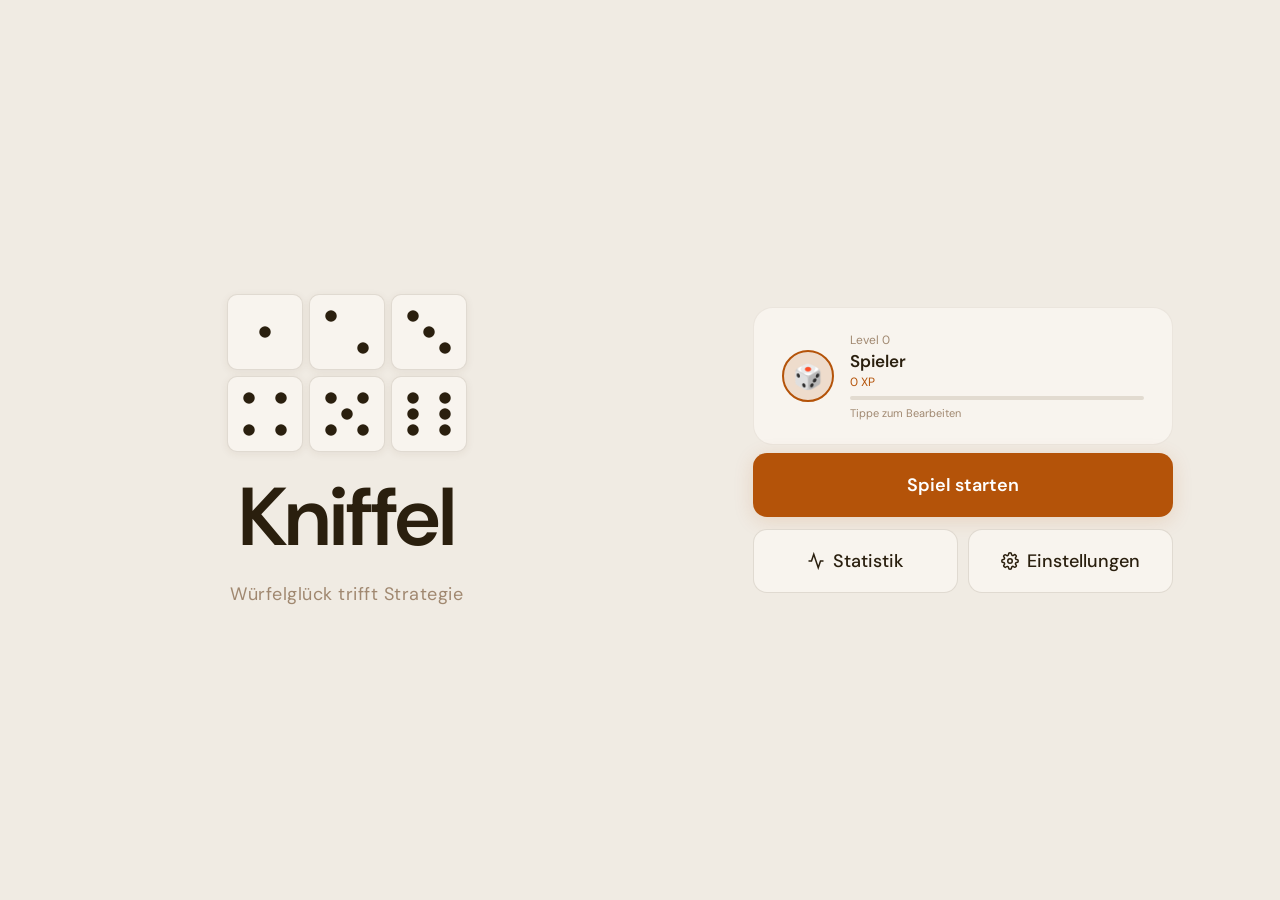
<file: android/app/src/main/assets/public/index.html>
<!DOCTYPE html>
<html lang="de" data-theme="sand">

<head>
  <meta charset="UTF-8">
  <meta name="viewport" content="width=device-width, initial-scale=1.0, viewport-fit=cover">
  <meta name="apple-mobile-web-app-capable" content="yes">
  <meta name="apple-mobile-web-app-status-bar-style" content="black-translucent">
  <meta name="theme-color" content="#f0ebe3">
  <title>Kniffel</title>
  <link rel="icon"
    href="data:image/svg+xml,<svg xmlns='http://www.w3.org/2000/svg' viewBox='0 0 100 100'><text y='.9em' font-size='90'>🎲</text></svg>">
  <link rel="manifest" href="manifest.json">
  <link rel="preconnect" href="https://fonts.googleapis.com">
  <link rel="preconnect" href="https://fonts.gstatic.com" crossorigin>
  <link
    href="https://fonts.googleapis.com/css2?family=DM+Sans:wght@300;400;500;600&family=DM+Mono:wght@400;500&display=swap"
    rel="stylesheet">

  <link rel="stylesheet" href="style.css">
  <link rel="stylesheet" href="themes.css">

</head>

<body>
  <div id="app">

    <!-- HOME SCREEN -->
    <div id="home-screen" class="screen active">
      <div class="home-side home-side-brand">
        <div class="home-logo">
          <div class="home-logo-dice" id="homeDiceDisplay"></div>
          <div class="home-title">Kniffel</div>
          <div class="home-subtitle">Würfelglück trifft Strategie</div>
        </div>
      </div>
      <div class="home-side home-side-actions">
        <div class="home-player-card editable" onclick="openProfileEditor()">
          <div class="home-avatar editable" id="homeAvatar" onclick="openProfileEditor(event)">🎲</div>
          <div class="home-player-info">
            <div class="home-player-level" id="homeLvlLabel">Level <span id="homeLvl">0</span></div>
            <div class="home-player-name editable" id="homePlayerName" onclick="openProfileEditor(event)">Spieler</div>
            <div class="home-player-xp"><span id="homeXP">0</span> XP</div>
            <div class="home-xp-bar">
              <div class="home-xp-fill" id="homeXPBar" style="width:0%"></div>
            </div>
            <div class="home-player-hint">Tippe zum Bearbeiten</div>
          </div>
        </div>
        <div class="home-actions">
          <button class="btn-primary" onclick="startGame()">Spiel starten</button>
          <div class="home-row">
            <button class="btn-secondary" onclick="openStats()">
              <svg viewBox="0 0 24 24" fill="none" stroke="currentColor" stroke-width="2">
                <polyline points="22 12 18 12 15 21 9 3 6 12 2 12" />
              </svg>
              Statistik
            </button>

            <button class="btn-secondary" onclick="openSettings()">
              <svg viewBox="0 0 24 24" fill="none" stroke="currentColor" stroke-width="2">
                <circle cx="12" cy="12" r="3" />
                <path d="M19.4 15a1.65 1.65 0 0 0 .33 1.82l.06.06a2 2 0 0 1-2.83 
                    2.83l-.06-.06a1.65 1.65 0 0 0-1.82-.33 
                    1.65 1.65 0 0 0-1 1.51V21a2 2 0 0 
                    1-4 0v-.09A1.65 1.65 0 0 0 9 
                    19.4a1.65 1.65 0 0 0-1.82.33l-.06.06a2 
                    2 0 0 1-2.83-2.83l.06-.06A1.65 
                    1.65 0 0 0 4.68 15a1.65 1.65 0 
                    0 0-1.51-1H3a2 2 0 0 1 0-4h.09A1.65 
                    1.65 0 0 0 4.6 9a1.65 1.65 0 0 
                    0-.33-1.82l-.06-.06a2 2 0 0 1 
                    2.83-2.83l.06.06A1.65 1.65 0 0 
                    0 9 4.68a1.65 1.65 0 0 0 1-1.51V3a2 
                    2 0 0 1 4 0v.09a1.65 1.65 0 0 
                    0 1 1.51 1.65 1.65 0 0 0 
                    1.82-.33l.06-.06a2 2 0 0 
                    1 2.83 2.83l-.06.06A1.65 
                    1.65 0 0 0 19.4 9a1.65 
                    1.65 0 0 0 1.51 1H21a2 
                    2 0 0 1 0 4h-.09a1.65 
                    1.65 0 0 0-1.51 1z" />
              </svg>
              Einstellungen
            </button>
          </div>
        </div>
      </div>
    </div>

    <!-- GAME SCREEN -->
    <div id="game-screen" class="screen">
      <div class="game-header">
        <div class="game-header-left">
          <button class="header-back" onclick="confirmPause()">
            <svg viewBox="0 0 24 24" fill="none" stroke="currentColor" stroke-width="2" width="16" height="16">
              <path d="M15 18l-6-6 6-6" />
            </svg>
          </button>
          <div class="header-title">Kniffel</div>
        </div>
        <div class="game-header-center">
          <div class="header-center-info" id="gameHeaderCenter"></div>
        </div>
        <div class="game-timer" id="gameTimer">0:00</div>
      </div>
      <div class="game-body">
        <div class="scorecard scorecard-left" id="scorecardLeft"></div>
        <!-- RIGHT SIDE -->
        <div class="game-right">
          <div class="dice-area">
            <div class="active-dice" id="activeDice"></div>
            <div class="held-dice-area">
              <div class="held-dice-label hidden" id="heldDiceLabel">Zur Seite gelegt</div>
              <div class="held-dice" id="heldDice"></div>
            </div>
          </div>
          <div class="game-controls">
            <button class="roll-btn" id="rollBtn" onclick="rollDice()">Würfeln</button>
            <div class="control-row">
              <button class="ctrl-btn" onclick="openStats()">
                <svg viewBox="0 0 24 24" fill="none" stroke="currentColor" stroke-width="2">
                  <polyline points="22 12 18 12 15 21 9 3 6 12 2 12" />
                </svg>
                Statistik
              </button>
              <button class="ctrl-btn" onclick="openSettings()">
                <svg viewBox="0 0 24 24" fill="none" stroke="currentColor" stroke-width="2">
                  <circle cx="12" cy="12" r="3" />
                  <path
                    d="M19.4 15a1.65 1.65 0 0 0 .33 1.82l.06.06a2 2 0 0 1-2.83 2.83l-.06-.06a1.65 1.65 0 0 0-1.82-.33 1.65 1.65 0 0 0-1 1.51V21a2 2 0 0 1-4 0v-.09A1.65 1.65 0 0 0 9 19.4a1.65 1.65 0 0 0-1.82.33l-.06.06a2 2 0 0 1-2.83-2.83l.06-.06A1.65 1.65 0 0 0 4.68 15a1.65 1.65 0 0 0-1.51-1H3a2 2 0 0 1 0-4h.09A1.65 1.65 0 0 0 4.6 9a1.65 1.65 0 0 0-.33-1.82l-.06-.06a2 2 0 0 1 2.83-2.83l.06.06A1.65 1.65 0 0 0 9 4.68a1.65 1.65 0 0 0 1-1.51V3a2 2 0 0 1 4 0v.09a1.65 1.65 0 0 0 1 1.51 1.65 1.65 0 0 0 1.82-.33l.06-.06a2 2 0 0 1 2.83 2.83l-.06.06A1.65 1.65 0 0 0 19.4 9a1.65 1.65 0 0 0 1.51 1H21a2 2 0 0 1 0 4h-.09a1.65 1.65 0 0 0-1.51 1z" />
                </svg>
                Einstellungen
              </button>
              <button class="ctrl-btn" onclick="confirmPause()">
                <svg viewBox="0 0 24 24" fill="none" stroke="currentColor" stroke-width="2">
                  <rect x="6" y="4" width="4" height="16" />
                  <rect x="14" y="4" width="4" height="16" />
                </svg>
                Pause
              </button>
            </div>
          </div>
        </div>
        <div class="scorecard scorecard-right" id="scorecardRight"></div>
      </div>
    </div>

  </div>

  <!-- SETTINGS OVERLAY -->
  <div class="overlay" id="settingsOverlay" onclick="handleOverlayClick(event,'settingsOverlay')">
    <div class="panel" id="settingsPanel">
      <div class="panel-handle-wrap" onclick="closeOverlay('settingsOverlay')">
        <div class="panel-handle"></div>
      </div>
      <div class="panel-header">
        <div class="panel-title">Einstellungen</div>
        <button class="panel-close" onclick="closeOverlay('settingsOverlay')">
          <svg viewBox="0 0 24 24" fill="none" stroke="currentColor" stroke-width="2" width="16" height="16">
            <path d="M18 6 6 18M6 6l12 12" />
          </svg>
        </button>
      </div>
      <div class="panel-body">

        <!-- KATEGORIE: WUERFEL -->
        <div class="setting-group">
          <div class="setting-group-title">Spielregeln</div>
          <div class="setting-row" id="rollsSettingRow">
            <div class="setting-icon">
              <svg viewBox="0 0 24 24" fill="none" stroke="currentColor" stroke-width="2" width="20" height="20">
                <rect x="2" y="2" width="20" height="20" rx="4" />
                <circle cx="8" cy="8" r="1.5" fill="currentColor" />
                <circle cx="16" cy="16" r="1.5" fill="currentColor" />
              </svg>
            </div>
            <div class="setting-info">
              <div class="setting-label">Würfe pro Zug</div>
              <div class="setting-sub">Min. 1 | Max. 5</div>
            </div>
            <div class="stepper">
              <button class="stepper-btn" id="rollsDown" onclick="changeSetting('rolls',-1)">−</button>
              <div class="stepper-val" id="rollsVal">3</div>
              <button class="stepper-btn" id="rollsUp" onclick="changeSetting('rolls',1)">+</button>
            </div>
          </div>
        </div>

        <!-- KATEGORIE: BEDIENUNG -->
        <div class="setting-group">
          <div class="setting-group-title">Bedienung</div>
          <div class="setting-row" id="scoreConfirmModeRow">
            <div class="setting-icon">
              <svg viewBox="0 0 24 24" fill="none" stroke="currentColor" stroke-width="2" width="20" height="20">
                <path d="M9 11l3 3L22 4" />
                <path d="M21 12v7a2 2 0 0 1-2 2H5a2 2 0 0 1-2-2V5a2 2 0 0 1 2-2h11" />
              </svg>
            </div>
            <div class="setting-info">
              <div class="setting-label">Punkte eintragen</div>
              <div class="setting-sub">Direkt mit einem Tipp oder erst nach Auswahl bestätigen</div>
            </div>
            <div class="toggle">
              <button class="toggle-btn" id="scoreConfirmDirect" onclick="setScoreConfirmMode(true)">Direkt</button>
              <button class="toggle-btn active" id="scoreConfirmTwoStep" onclick="setScoreConfirmMode(false)">2
                Tipps</button>
            </div>
          </div>
        </div>

        <!-- KATEGORIE: GAMEPLAY -->
        <div class="setting-group">
          <div class="setting-group-title">Gameplay</div>
          <div class="setting-row" id="holdDiceRow">
            <div class="setting-icon">
              <svg viewBox="0 0 24 24" fill="none" stroke="currentColor" stroke-width="2" width="20" height="20">
                <path d="M6 3v12a3 3 0 0 0 6 0V7" />
                <path d="M10 3v7" />
                <path d="M14 3v7" />
                <path d="M18 5v10a4 4 0 0 1-8 0V9" />
              </svg>
            </div>
            <div class="setting-info">
              <div class="setting-label">Würfel ablegen</div>
              <div class="setting-sub">Ausgewählte Würfel separat anzeigen oder nur farbig markieren</div>
            </div>
            <div class="toggle">
              <button class="toggle-btn" id="holdDiceOff" onclick="setHoldDiceInTray(false)">Aus</button>
              <button class="toggle-btn active" id="holdDiceOn" onclick="setHoldDiceInTray(true)">An</button>
            </div>
          </div>
          <div class="setting-row" id="soundRow">
            <div class="setting-icon">
              <svg viewBox="0 0 24 24" fill="none" stroke="currentColor" stroke-width="2" width="20" height="20">
                <polygon points="11 5 6 9 3 9 3 15 6 15 11 19 11 5" />
                <path d="M15.5 8.5a5 5 0 0 1 0 7" />
                <path d="M18.5 5.5a9 9 0 0 1 0 13" />
              </svg>
            </div>
            <div class="setting-info">
              <div class="setting-label">Ton</div>
              <div class="setting-sub">Soundeffekte für Würfe, Kniffel und Spielende</div>
            </div>
            <div class="toggle">
              <button class="toggle-btn" id="soundOff" onclick="setSoundEnabled(false)">Aus</button>
              <button class="toggle-btn active" id="soundOn" onclick="setSoundEnabled(true)">An</button>
            </div>
          </div>
          <div class="setting-row" id="toastRow">
            <div class="setting-icon">
              <svg viewBox="0 0 24 24" fill="none" stroke="currentColor" stroke-width="2" width="20" height="20">
                <path d="M21 15a2 2 0 0 1-2 2H7l-4 4V5a2 2 0 0 1 2-2h14a2 2 0 0 1 2 2z" />
              </svg>
            </div>
            <div class="setting-info">
              <div class="setting-label">Toasts</div>
              <div class="setting-sub">Hinweise für sicheren Bonus und Kniffel-Bonus</div>
            </div>
            <div class="toggle">
              <button class="toggle-btn" id="toastOff" onclick="setToastsEnabled(false)">Aus</button>
              <button class="toggle-btn active" id="toastOn" onclick="setToastsEnabled(true)">An</button>
            </div>
          </div>
        </div>

        <!-- KATEGORIE: BONUS -->
        <div class="setting-group">
          <div class="setting-group-title">Bonus</div>
          <!-- SEKTIONS BONUS -->
          <div class="setting-row" id="upperBonusRow">
            <div class="setting-icon">
              <svg viewBox="0 0 24 24" fill="none" stroke="currentColor" stroke-width="2" width="20" height="20">
                <path d="M12 3l2.8 5.7 6.2.9-4.5 4.4 1 6.2L12 17.6 6.5 20.2l1-6.2L3 9.6l6.2-.9z" />
              </svg>
            </div>
            <div class="setting-info">
              <div class="setting-label">Sektions-Bonus</div>
              <div class="setting-sub">+35 Punkte ab 63 nur wenn aktiviert</div>
            </div>
            <div class="toggle">
              <button class="toggle-btn" id="upperBonusOff" onclick="setUpperBonusEnabled(false)">Aus</button>
              <button class="toggle-btn active" id="upperBonusOn" onclick="setUpperBonusEnabled(true)">An</button>
            </div>
          </div>
          <!-- KNIFFEL BONUS -->
          <div class="setting-row" id="yahtzeeBonusRow">
            <div class="setting-icon">
              <svg viewBox="0 0 24 24" fill="none" stroke="currentColor" stroke-width="2" width="20" height="20">
                <rect x="4" y="4" width="16" height="16" rx="3" />
                <circle cx="8" cy="8" r="1.3" fill="currentColor" />
                <circle cx="12" cy="12" r="1.3" fill="currentColor" />
                <circle cx="16" cy="16" r="1.3" fill="currentColor" />
              </svg>
            </div>
            <div class="setting-info">
              <div class="setting-label">Kniffel-Bonus</div>
              <div class="setting-sub">Jeder weitere Kniffel bringt +50, solange Kniffel nicht gestrichen ist</div>
            </div>
            <div class="toggle">
              <button class="toggle-btn" id="yahtzeeBonusOff" onclick="setYahtzeeBonusEnabled(false)">Aus</button>
              <button class="toggle-btn active" id="yahtzeeBonusOn" onclick="setYahtzeeBonusEnabled(true)">An</button>
            </div>
          </div>
          <!-- ZEIT BONUS -->
          <div class="setting-row" id="pointsBonusRow">
            <div class="setting-icon">
              <svg viewBox="0 0 24 24" fill="none" stroke="currentColor" stroke-width="2" width="20" height="20">
                <circle cx="12" cy="12" r="9" />
                <path d="M9 9h4a2 2 0 1 1 0 4H9h5a2 2 0 1 1 0 4H9" />
              </svg>
            </div>
            <div class="setting-info">
              <div class="setting-label">Zeit-Bonus</div>
              <div class="setting-sub">Zusätzlicher Endbonus anhand der Spielzeit</div>
            </div>
            <div class="toggle">
              <button class="toggle-btn" id="pointsBonusOff" onclick="setPointsBonusEnabled(false)">Aus</button>
              <button class="toggle-btn active" id="pointsBonusOn" onclick="setPointsBonusEnabled(true)">An</button>
            </div>
          </div>
        </div>

        <!-- KATEGORIE: SPIELZEIT -->
        <div class="setting-group">
          <div class="setting-group-title">Spielzeit</div>
          <div class="setting-row" id="elapsedStartModeRow">
            <div class="setting-icon">
              <svg viewBox="0 0 24 24" fill="none" stroke="currentColor" stroke-width="2" width="20" height="20">
                <circle cx="12" cy="12" r="10" />
                <path d="M12 6v6l4 2" />
              </svg>
            </div>
            <div class="setting-info">
              <div class="setting-label">Spielzeit startet</div>
              <div class="setting-sub">Beim ersten Wurf oder direkt beim Spielstart</div>
            </div>
            <div class="toggle">
              <button class="toggle-btn active" id="elapsedStartRoll" onclick="setElapsedStartMode('roll')">Beim
                Wurf</button>
              <button class="toggle-btn" id="elapsedStartGame" onclick="setElapsedStartMode('start')">Sofort</button>
            </div>
          </div>
        </div>

        <!-- KATEGORIE: TIMER -->
        <div class="setting-group">
          <div class="setting-group-title">Zeitlimit</div>
          <div class="setting-row" id="timeLimitSettingRow">
            <div class="setting-icon">
              <svg viewBox="0 0 24 24" fill="none" stroke="currentColor" stroke-width="2" width="20" height="20">
                <circle cx="12" cy="12" r="10" />
                <polyline points="12 6 12 12 16 14" />
              </svg>
            </div>
            <div class="setting-info">
              <div class="setting-label">Zeitlimit</div>
            </div>
            <div class="toggle">
              <button class="toggle-btn" id="timeLimitOff" onclick="setTimerLimit(false)">Aus</button>
              <button class="toggle-btn active" id="timeLimitOn" onclick="setTimerLimit(true)">An</button>
            </div>
          </div>
          <div class="setting-row" id="timerStartModeRow">
            <div class="setting-icon">
              <svg viewBox="0 0 24 24" fill="none" stroke="currentColor" stroke-width="2" width="20" height="20">
                <path d="M5 3h14" />
                <path d="M12 8v4l3 3" />
                <circle cx="12" cy="14" r="8" />
              </svg>
            </div>
            <div class="setting-info">
              <div class="setting-label">Timer startet</div>
              <div class="setting-sub">Beim ersten Wurf oder direkt beim Spielstart</div>
            </div>
            <div class="toggle">
              <button class="toggle-btn active" id="timerStartRoll" onclick="setTimerStartMode('roll')">Beim
                Wurf</button>
              <button class="toggle-btn" id="timerStartGame" onclick="setTimerStartMode('start')">Sofort</button>
            </div>
          </div>
          <div class="setting-row" id="zugzeitRow">
            <div class="setting-icon">
              <svg viewBox="0 0 24 24" fill="none" stroke="currentColor" stroke-width="2" width="20" height="20">
                <polyline points="23 4 23 10 17 10" />
                <path d="M20.49 15a9 9 0 1 1-.07-4.49" />
              </svg>
            </div>
            <div class="setting-info">
              <div class="setting-label">Zugzeit (Sek.)</div>
              <div class="setting-sub">Min. 10 | Max. 60</div>
            </div>
            <div class="stepper">
              <button class="stepper-btn" id="timeDown" onclick="changeSetting('time',-5)">−</button>
              <div class="stepper-val" id="timeVal">30</div>
              <button class="stepper-btn" id="timeUp" onclick="changeSetting('time',5)">+</button>
            </div>
          </div>
        </div>

        <!-- KATEGORIE: SCHEMA -->
        <div class="setting-group">
          <div class="setting-group-title">Wurf-Schema</div>
          <div class="setting-row" id="fillOrderRow">
            <div class="setting-icon">
              <svg viewBox="0 0 24 24" fill="none" stroke="currentColor" stroke-width="2" width="20" height="20">
                <path d="M7 7h10" />
                <path d="M7 12h10" />
                <path d="M7 17h10" />
                <path d="M17 7l-2-2" />
                <path d="M17 7l-2 2" />
              </svg>
            </div>
            <div class="setting-info">
              <div class="setting-label">Felder-Reihenfolge</div>
              <div class="setting-sub">Aus, streng von oben nach unten oder streng von unten nach oben</div>
            </div>
            <div class="toggle triple">
              <button class="toggle-btn active" id="fillOrderOff" onclick="setFillOrderMode('off')">Aus</button>
              <button class="toggle-btn" id="fillOrderTop" onclick="setFillOrderMode('top')">Oben</button>
              <button class="toggle-btn" id="fillOrderBottom" onclick="setFillOrderMode('bottom')">Unten</button>
            </div>
          </div>
          <div class="setting-row" id="mustHoldRow">
            <div class="setting-icon">
              <svg viewBox="0 0 24 24" fill="none" stroke="currentColor" stroke-width="2" width="20" height="20">
                <path d="M7 4v9a3 3 0 0 0 6 0V7" />
                <path d="M11 4v6" />
                <path d="M15 4v6" />
                <path d="M19 6v7a5 5 0 0 1-10 0V9" />
              </svg>
            </div>
            <div class="setting-info">
              <div class="setting-label">Mindestens einen Würfel ablegen</div>
              <div class="setting-sub">Nach jedem Wurf muss mindestens ein weiterer Würfel fixiert werden</div>
            </div>
            <div class="toggle">
              <button class="toggle-btn" id="mustHoldOff" onclick="setMustHoldAfterRoll(false)">Aus</button>
              <button class="toggle-btn active" id="mustHoldOn" onclick="setMustHoldAfterRoll(true)">An</button>
            </div>
          </div>
          <div class="setting-row" id="carryOverRow">
            <div class="setting-icon">
              <svg viewBox="0 0 24 24" fill="none" stroke="currentColor" stroke-width="2" width="20" height="20">
                <polyline points="23 4 23 10 17 10" />
                <polyline points="1 20 1 14 7 14" />
                <path d="M3.5 9a9 9 0 0 1 14.1-3.4L23 10" />
                <path d="M20.5 15a9 9 0 0 1-14.1 3.4L1 14" />
              </svg>
            </div>
            <div class="setting-info">
              <div class="setting-label">Nicht verbrauchte Würfe ansparen</div>
              <div class="setting-sub">Übrige Würfe wandern in die nächste Runde</div>
            </div>
            <div class="toggle">
              <button class="toggle-btn" id="carryOverOff" onclick="setCarryOverRolls(false)">Aus</button>
              <button class="toggle-btn active" id="carryOverOn" onclick="setCarryOverRolls(true)">An</button>
            </div>
          </div>
        </div>

        <!-- KATEGORIE: UI -->
        <div class="setting-group">
          <div class="setting-group-title">UI</div>
          <div class="setting-row" id="headerInfoRow">
            <div class="setting-icon">
              <svg viewBox="0 0 24 24" fill="none" stroke="currentColor" stroke-width="2" width="20" height="20">
                <rect x="3" y="5" width="18" height="14" rx="2" />
                <line x1="8" y1="10" x2="16" y2="10" />
                <line x1="10" y1="14" x2="14" y2="14" />
              </svg>
            </div>
            <div class="setting-info">
              <div class="setting-label">Info in der Statusleiste</div>
              <div class="setting-sub">Optional mittig Spielername oder Bestleistung anzeigen</div>
            </div>
            <div class="toggle triple">
              <button class="toggle-btn active" id="headerInfoOff" onclick="setHeaderInfoMode('off')">Aus</button>
              <button class="toggle-btn" id="headerInfoPlayer" onclick="setHeaderInfoMode('player')">Name</button>
              <button class="toggle-btn" id="headerInfoBest" onclick="setHeaderInfoMode('best')">Bestleistung</button>
            </div>
          </div>
        </div>

        <!-- Theme -->
        <div class="setting-group">
          <div class="setting-group-title">Erscheinungsbild</div>
          <div class="theme-grid" id="themeGrid"></div>
        </div>
        <!-- Data -->
        <div class="setting-group">
          <div class="setting-group-title">Daten</div>
          <div class="setting-row" style="gap:10px;flex-wrap:wrap;">
            <div class="setting-icon">
              <svg viewBox="0 0 24 24" fill="none" stroke="currentColor" stroke-width="2" width="20" height="20">
                <path d="M21 15v4a2 2 0 0 1-2 2H5a2 2 0 0 1-2-2v-4" />
                <polyline points="7 10 12 15 17 10" />
                <line x1="12" y1="15" x2="12" y2="3" />
              </svg>
            </div>
            <div class="setting-info">
              <div class="setting-label">Spielstand</div>
              <div class="setting-sub">Level, XP, Statistiken sichern</div>
            </div>
            <div style="display:flex;gap:8px;flex-shrink:0;">
              <button class="stepper-btn" style="width:auto;padding:0 14px;font-size:13px;font-weight:500;"
                onclick="exportStorage()">Export</button>
              <button class="stepper-btn" style="width:auto;padding:0 14px;font-size:13px;font-weight:500;"
                onclick="importStorage()">Import</button>
            </div>
          </div>
        </div>
      </div>
    </div>
  </div>

  <!-- STATS OVERLAY -->
  <div class="overlay" id="statsOverlay" onclick="handleOverlayClick(event,'statsOverlay')">
    <div class="panel" id="statsPanel">
      <div class="panel-handle-wrap" onclick="closeOverlay('statsOverlay')">
        <div class="panel-handle"></div>
      </div>
      <div class="panel-header">
        <div class="panel-title">Statistik</div>
        <button class="panel-close" onclick="closeOverlay('statsOverlay')">
          <svg viewBox="0 0 24 24" fill="none" stroke="currentColor" stroke-width="2" width="16" height="16">
            <path d="M18 6 6 18M6 6l12 12" />
          </svg>
        </button>
      </div>
      <div class="panel-body" id="statsBody"></div>
    </div>
  </div>

  <!-- PROFILE OVERLAY -->
  <div class="overlay" id="profileOverlay" onclick="handleProfileOverlayClick(event)">
    <div class="panel" id="profilePanel">
      <div class="panel-handle-wrap" onclick="closeProfileEditor()">
        <div class="panel-handle"></div>
      </div>
      <div class="panel-header">
        <div class="panel-title">Profil bearbeiten</div>
        <button class="panel-close" onclick="closeProfileEditor()">
          <svg viewBox="0 0 24 24" fill="none" stroke="currentColor" stroke-width="2" width="16" height="16">
            <path d="M18 6 6 18M6 6l12 12" />
          </svg>
        </button>
      </div>
      <div class="panel-body">
        <div class="setting-group">
          <div class="setting-group-title">Vorschau</div>
          <div class="profile-preview">
            <div class="profile-preview-avatar" id="profilePreviewAvatar">🎲</div>
            <div class="profile-preview-meta">
              <div class="profile-preview-name" id="profilePreviewName">Spieler</div>
              <div class="profile-preview-sub">So erscheint dein Profil im Startbildschirm</div>
            </div>
          </div>
        </div>
        <div class="setting-group">
          <div class="setting-group-title">Name</div>
          <input class="profile-name-input" id="profileNameInput" type="text" maxlength="20" placeholder="Spielername"
            oninput="updateProfilePreview()" onkeydown="handleProfileNameKeydown(event)">
        </div>
        <div class="setting-group">
          <div class="setting-group-title">Avatar</div>
          <div class="avatar-grid" id="avatarGrid"></div>
        </div>
        <button class="btn-primary" onclick="saveProfile()">Profil speichern</button>
      </div>
    </div>
  </div>

  <!-- GAME OVER MODAL -->
  <div class="modal-overlay" id="gameOverModal">
    <div class="modal" id="gameOverContent"></div>
  </div>

  <!-- PAUSE MODAL -->
  <div class="modal-overlay" id="pauseModal">
    <div class="modal">
      <div class="modal-icon">
        <svg viewBox="0 0 24 24" fill="currentColor">
          <rect x="6" y="4" width="4" height="16" rx="1"></rect>
          <rect x="14" y="4" width="4" height="16" rx="1"></rect>
        </svg>
      </div>
      <div class="modal-title">Pause</div>
      <div style="color:var(--text2);font-size:14px;">Möchtest du das Spiel beenden?</div>
      <div class="modal-actions">
        <button class="btn-primary" onclick="resumeGame()">Weiterspielen</button>
        <button class="btn-secondary" onclick="quitGame()">Spiel beenden</button>
      </div>
    </div>
  </div>

  <!-- CONFETTI -->
  <div class="confetti-wrap" id="confettiWrap"></div>

  <script src="script.js"></script>

</body>

</html>
</file>
<file: android/app/src/main/assets/public/style.css>
/* ===== VARIABLES ===== */
    :root {
      --radius: 14px;
      --radius-sm: 8px;
      --radius-lg: 20px;
      --transition: 0.2s cubic-bezier(0.4, 0, 0.2, 1);
      --font: 'DM Sans', sans-serif;
      --font-mono: 'DM Mono', monospace;
    }

    /* ===== RESET & BASE ===== */
    *,
    *::before,
    *::after {
      box-sizing: border-box;
      margin: 0;
      padding: 0;
      -webkit-tap-highlight-color: transparent;
    }

    html {
      font-size: 16px;
      scroll-behavior: smooth;
      height: 100%;
      overflow: hidden;
    }

    body {
      font-family: var(--font);
      background: var(--bg);
      color: var(--text);
      min-height: 100dvh;
      height: 100%;
      overflow-x: hidden;
      overflow-y: hidden;
      margin: 0;
      overscroll-behavior: none;
      user-select: none;
      -webkit-user-select: none;
      -webkit-touch-callout: none;
      transition: background var(--transition), color var(--transition);
    }

    button {
      font-family: var(--font);
      cursor: pointer;
      border: none;
      background: none;
      color: inherit;
    }

    input {
      font-family: var(--font);
      user-select: text;
      -webkit-user-select: text;
      -webkit-touch-callout: default;
    }

    /* ===== LAYOUT ===== */
    #app {
      display: flex;
      flex-direction: column;
      min-height: 100dvh;
      height: 100dvh;
      overflow: hidden;
    }

    /* ===== SCREENS ===== */
    .screen {
      display: none;
      flex-direction: column;
      min-height: 100dvh;
      animation: fadeIn 0.3s ease;
    }

    .screen.active {
      display: flex;
    }

    @keyframes fadeIn {
      from {
        opacity: 0;
        transform: translateY(8px);
      }

      to {
        opacity: 1;
        transform: none;
      }
    }

    /* ===== HOME SCREEN ===== */
    #home-screen {
      align-items: center;
      justify-content: center;
      gap: 32px;
      padding: 40px 24px;
      background: var(--bg);
    }

    .home-logo {
      display: flex;
      flex-direction: column;
      align-items: center;
      gap: 12px;
    }

    .home-logo-dice {
      display: grid;
      grid-template-columns: 1fr 1fr 1fr;
      gap: 6px;
    }

    .home-logo-die {
      width: 64px;
      height: 64px;
      background: var(--surface);
      border: 1px solid var(--border2);
      border-radius: 10px;
      display: flex;
      align-items: center;
      justify-content: center;
      box-shadow: var(--shadow-sm);
      transition: transform 0.2s;
    }

    .home-logo-die svg {
      width: 56px;
      height: 56px;
    }

    .home-title {
      font-size: 66px;
      font-weight: 600;
      letter-spacing: -1.5px;
      color: var(--text);
    }

    .home-subtitle {
      font-size: 14px;
      color: var(--text3);
      letter-spacing: 0.5px;
    }

    .home-player-card {
      background: var(--surface);
      border: 1px solid var(--border);
      border-radius: var(--radius-lg);
      padding: 20px 24px;
      width: 100%;
      max-width: 340px;
      display: flex;
      align-items: center;
      gap: 16px;
    }

    .home-player-card.editable {
      cursor: pointer;
    }

    .home-player-card.editable:active {
      transform: scale(0.99);
    }

    .home-avatar {
      width: 52px;
      height: 52px;
      background: var(--accent-glow);
      border: 2px solid var(--accent);
      border-radius: 50%;
      display: flex;
      align-items: center;
      justify-content: center;
      font-size: 24px;
      flex-shrink: 0;
    }

    .home-avatar.editable,
    .home-player-name.editable {
      cursor: pointer;
    }

    .home-player-info {
      flex: 1;
    }

    .home-player-level {
      font-size: 12px;
      color: var(--text3);
      margin-bottom: 2px;
    }

    .home-player-name {
      font-size: 17px;
      font-weight: 600;
    }

    .home-player-xp {
      font-size: 12px;
      color: var(--accent);
      margin-top: 2px;
    }

    .home-player-hint {
      font-size: 11px;
      color: var(--text3);
      margin-top: 6px;
    }

    .home-xp-bar {
      height: 4px;
      background: var(--bg4);
      border-radius: 2px;
      margin-top: 6px;
      overflow: hidden;
    }

    .home-xp-fill {
      height: 100%;
      background: var(--accent);
      border-radius: 2px;
      transition: width 0.6s cubic-bezier(0.4, 0, 0.2, 1);
    }

    .home-actions {
      display: flex;
      flex-direction: column;
      gap: 12px;
      width: 100%;
      max-width: 340px;
      margin-top: 8px;
    }

    .btn-primary {
      background: var(--accent);
      color: white;
      border-radius: var(--radius);
      padding: 16px 24px;
      font-size: 16px;
      font-weight: 600;
      width: 100%;
      transition: opacity var(--transition), transform var(--transition), background var(--transition);
      box-shadow: 0 4px 20px var(--accent-glow);
    }

    .btn-primary:active {
      opacity: 0.85;
      transform: scale(0.98);
    }

    .btn-secondary {
      display: flex;
      align-items: center;
      justify-content: center;
      gap: 8px;
      background: var(--surface);
      border: 1px solid var(--border2);
      color: var(--text);
      border-radius: var(--radius);
      padding: 14px 24px;
      font-size: 15px;
      font-weight: 500;
      width: 100%;
      transition: background var(--transition), transform var(--transition);
    }

    .btn-secondary:active {
      background: var(--bg4);
      transform: scale(0.98);
    }

    .btn-secondary svg {
      width: 18px;
      height: 18px;
    }

    .home-row {
      display: flex;
      gap: 10px;
      width: 100%;
      max-width: 340px;
    }

    .home-row .btn-secondary {
      flex: 1;
    }

    .home-side {
      display: contents;
    }

    @media (orientation: landscape) and (max-width: 899px) {
      #home-screen.active {
        display: grid;
        grid-template-columns: minmax(0, 0.95fr) minmax(280px, 1.05fr);
        align-items: center;
        gap: 20px;
        padding: 20px 18px;
      }

      .home-side {
        display: flex;
        flex-direction: column;
        align-items: center;
        width: 100%;
      }

      .home-logo {
        margin-bottom: 0;
      }

      .home-actions,
      .home-row,
      .home-player-card {
        max-width: 100%;
      }

      .home-title {
        font-size: clamp(38px, 7vw, 58px);
      }
    }

    /* ===== GAME SCREEN ===== */
    #game-screen {
      flex-direction: column;
      flex: 1;
      height: 100dvh;
      overflow: hidden;
    }

    .game-header {
      display: flex;
      align-items: center;
      justify-content: space-between;
      padding: 10px 20px;
      min-height: 58px;
      border-bottom: 1px solid var(--border);
      background: var(--bg2);
      position: sticky;
      top: 0;
      z-index: 50;
    }

    .game-header-center {
      position: absolute;
      left: 50%;
      transform: translateX(-50%);
      max-width: min(42vw, 360px);
      padding: 0 12px;
      text-align: center;
      pointer-events: none;
    }

    .header-center-info {
      font-size: 14px;
      font-weight: 600;
      color: var(--text2);
      white-space: nowrap;
      overflow: hidden;
      text-overflow: ellipsis;
    }

    .game-header-left {
      display: flex;
      align-items: center;
      gap: 10px;
    }

    .header-back {
      width: 36px;
      height: 36px;
      border-radius: 50%;
      background: var(--surface);
      border: 1px solid var(--border);
      display: flex;
      align-items: center;
      justify-content: center;
      transition: background var(--transition);
    }

    .header-back:active {
      background: var(--bg4);
    }

    .header-title {
      font-size: 18px;
      font-weight: 600;
      user-select: none;
      -webkit-user-select: none;
    }

    .game-timer {
      font-family: var(--font-mono);
      font-size: 15px;
      color: var(--text2);
      background: var(--surface);
      padding: 7px 12px;
      border-radius: 20px;
      border: 1px solid var(--border);
      transition: color var(--transition);
    }

    .game-timer.urgent {
      color: var(--red);
      border-color: var(--red);
      animation: pulse 1s infinite;
    }

    @keyframes pulse {

      0%,
      100% {
        opacity: 1;
      }

      50% {
        opacity: 0.6;
      }
    }

    .game-body {
      display: flex;
      flex: 1;
      min-height: 0;
      overflow: hidden;
    }

    /* SCORECARD (left) */
    .scorecard {
      width: 220px;
      flex-shrink: 0;
      overflow-y: auto;
      background: var(--bg2);
      scrollbar-width: none;
      -ms-overflow-style: none;
    }

    .scorecard-left {
      border-right: 1px solid var(--border);
    }

    .scorecard-right {
      display: none;
      border-left: 1px solid var(--border);
    }

    .scorecard::-webkit-scrollbar {
      width: 0 !important;
      height: 0 !important;
      display: none !important;
      background: transparent;
    }

    .score-section {
      padding-top: 8px;
      border-bottom: 1px solid var(--border);
    }

    .score-section-title {
      font-size: 10px;
      font-weight: 600;
      text-transform: uppercase;
      letter-spacing: 1px;
      color: var(--text3);
      padding: 6px 14px 4px;
      user-select: none;
      -webkit-user-select: none;
    }

    .score-row {
      display: flex;
      align-items: center;
      justify-content: space-between;
      padding: 7px 14px;
      cursor: pointer;
      transition: background var(--transition);
      border-radius: 0;
      position: relative;
      gap: 8px;
      touch-action: manipulation;
    }

    .score-row:hover {
      background: var(--bg3);
    }

    .score-row.available {
      background: var(--highlight-bg);
      cursor: pointer;
    }

    .score-row.available:hover {
      background: var(--highlight-hover);
    }

    .score-row.pending {
      background: var(--highlight-pending-bg);
      outline: 2px solid var(--highlight-pending-border);
      outline-offset: -2px;
      z-index: 1;
    }

    .score-row.pending .score-name {
      font-weight: 600;
    }

    .score-row.filled {
      opacity: 0.7;
      cursor: default;
    }

    .score-row.filled:hover {
      background: none;
    }

    .score-row.total-row {
      background: var(--bg3);
      cursor: default;
      pointer-events: none;
    }

    .score-row.total-row.accent-total .score-name,
    .score-row.total-row.accent-total .score-value {
      font-weight: 700;
    }

    .score-row.total-row.accent-total .score-value {
      font-size: 15px;
      color: var(--accent);
    }

    .score-row.bonus-row {
      background: var(--gold-bg);
      cursor: default;
      pointer-events: none;
    }

    .score-row-left {
      display: flex;
      align-items: center;
      gap: 8px;
      flex: 1;
      min-width: 0;
    }

    .score-dice-icon {
      flex-shrink: 0;
      display: flex;
      gap: 2px;
    }

    .score-dice-icon svg {
      width: 12px;
      height: 12px;
    }

    .score-name {
      font-size: 13px;
      color: var(--text);
      white-space: nowrap;
      overflow: hidden;
      text-overflow: ellipsis;
      user-select: none;
      -webkit-user-select: none;
    }

    .score-name-meta {
      font-size: 11px;
      opacity: 0.62;
    }

    .score-row.total-row .score-name,
    .score-row.bonus-row .score-name {
      font-weight: 600;
      font-size: 12px;
    }

    .score-value {
      font-family: var(--font-mono);
      font-size: 13px;
      font-weight: 500;
      color: var(--text2);
      min-width: 28px;
      text-align: right;
      user-select: none;
      -webkit-user-select: none;
    }

    .score-row.available .score-value,
    .score-row.pending .score-value {
      color: var(--highlight-color);
      font-weight: 600;
    }

    .score-row.bonus-row .score-value {
      color: var(--gold);
    }

    /* RIGHT: DICE + CONTROLS */
    .game-right {
      flex: 1;
      display: flex;
      flex-direction: column;
      min-width: 0;
      min-height: 0;
      overflow: hidden;
      background: var(--bg);
    }

    /* DICE AREA */
    .dice-area {
      flex: 1;
      display: flex;
      flex-direction: column;
      align-items: center;
      justify-content: center;
      padding: 24px 20px 16px;
      gap: 20px;
      position: relative;
      width: 100%;
      min-height: 0;
      overflow: hidden;
    }

    .active-dice {
      --dice-size: 72px;
      --dice-gap: 12px;
      display: flex;
      flex-wrap: wrap;
      gap: var(--dice-gap);
      justify-content: center;
      align-items: center;
      align-content: center;
      width: min(100%, calc(var(--dice-size) * 5 + var(--dice-gap) * 4));
      max-width: 100%;
      margin: 0 auto;
    }

    .die {
      width: var(--dice-size);
      height: var(--dice-size);
      background: var(--dice-bg);
      border: 1.5px solid var(--dice-border);
      display: flex;
      align-items: center;
      justify-content: center;
      cursor: pointer;
      transition: transform 0.15s, border-color 0.15s, background 0.15s, box-shadow 0.15s;
      position: relative;
      box-shadow: 0 4px 16px rgba(0, 0, 0, 0.2);
      user-select: none;
      border-radius: 22px;
      transition: transform 0.2s cubic-bezier(0.34, 1.56, 0.64, 1), box-shadow 0.2s;
    }

    .die:active {
      transform: scale(0.93);
    }

    .die.held {
      background: var(--held-bg);
      border-color: var(--held-border);
      box-shadow: 0 0 0 2px var(--held-border), 0 4px 16px rgba(0, 0, 0, 0.2);
    }

    .die svg {
      width: 48px;
      height: 48px;
      pointer-events: none;
    }

    .die.held::after {
      content: '✓';
      position: absolute;
      top: -8px;
      right: -8px;
      width: 18px;
      height: 18px;
      background: var(--accent);
      border-radius: 50%;
      font-size: 10px;
      color: white;
      display: flex;
      align-items: center;
      justify-content: center;
      line-height: 18px;
      text-align: center;
    }

    .held-dice-area {
      display: flex;
      flex-direction: column;
      align-items: center;
      gap: 8px;
      width: 100%;
    }

    .held-dice-area.hidden-mode {
      display: none;
    }

    .held-dice-label {
      font-size: 11px;
      color: var(--text3);
      text-transform: uppercase;
      letter-spacing: 0.8px;
      user-select: none;
      -webkit-user-select: none;
    }

    .held-dice-label.hidden {
      visibility: hidden;
      opacity: 0;
    }

    .held-dice {
      display: flex;
      gap: 8px;
      justify-content: center;
      min-height: 52px;
      align-items: center;
      flex-wrap: wrap;
    }

    .die-small {
      width: 48px;
      height: 48px;
      background: var(--held-bg);
      border: 1.5px solid var(--held-border);
      border-radius: 12px;
      display: flex;
      align-items: center;
      justify-content: center;
      cursor: pointer;
      transition: transform 0.15s;
      box-shadow: 0 0 0 1.5px var(--held-border);
      transition: transform 0.18s ease, box-shadow 0.18s ease, background 0.18s ease;
    }

    .die-small svg {
      width: 32px;
      height: 32px;
    }

    .die-small:active {
      transform: scale(0.92);
    }

    /* GAME CONTROLS */
    .game-controls {
      padding: 12px 16px calc(20px + env(safe-area-inset-bottom, 0px));
      display: flex;
      flex-direction: column;
      gap: 10px;
      border-top: 1px solid var(--border);
      background: var(--bg2);
    }

    .roll-btn {
      background: var(--accent);
      color: white;
      border-radius: var(--radius);
      padding: 16px;
      font-size: 16px;
      font-weight: 600;
      width: 100%;
      transition: opacity var(--transition), transform var(--transition);
      box-shadow: 0 4px 20px var(--accent-glow);
      letter-spacing: 0.3px;
    }

    .roll-btn:active {
      opacity: 0.85;
      transform: scale(0.98);
    }

    .roll-btn:disabled {
      background: var(--bg4);
      color: var(--text3);
      cursor: not-allowed;
      box-shadow: none;
      transform: none;
      opacity: 1;
    }

    .control-row {
      display: flex;
      gap: 8px;
    }

    .ctrl-btn {
      flex: 1;
      background: var(--surface);
      border: 1px solid var(--border);
      border-radius: var(--radius-sm);
      padding: 10px;
      font-size: 12px;
      color: var(--text2);
      display: flex;
      flex-direction: column;
      align-items: center;
      gap: 4px;
      transition: background var(--transition), transform var(--transition);
    }

    .ctrl-btn:active {
      background: var(--bg4);
      transform: scale(0.97);
    }

    .ctrl-btn svg {
      width: 18px;
      height: 18px;
    }

    /* SCORE TOOLTIP */
    .score-tooltip {
      position: fixed;
      background: var(--bg3);
      border: 1px solid var(--border2);
      border-radius: var(--radius);
      padding: 12px 16px;
      font-size: 13px;
      color: var(--text);
      box-shadow: var(--shadow);
      z-index: 200;
      pointer-events: none;
      white-space: nowrap;
      transform: translateY(-8px);
      opacity: 0;
      transition: opacity 0.15s, transform 0.15s;
    }

    .score-tooltip.visible {
      opacity: 1;
      transform: none;
    }

    /* ===== OVERLAY PANELS ===== */
    .overlay {
      position: fixed;
      inset: 0;
      background: rgba(0, 0, 0, 0.6);
      backdrop-filter: blur(8px);
      z-index: 100;
      display: flex;
      align-items: flex-end;
      justify-content: center;
      padding: 0;
      opacity: 0;
      pointer-events: none;
      transition: opacity 0.3s;
    }

    /* FIX */
    @media (orientation: landscape) {
      .overlay {
        align-items: center;
      }
    }

    .overlay.open {
      opacity: 1;
      pointer-events: auto;
    }

    .panel {
      background: var(--bg2);
      border: 1px solid var(--border);
      border-radius: var(--radius-lg) var(--radius-lg) 0 0;
      width: 100%;
      max-width: 560px;
      max-height: 90dvh;
      overflow-y: auto;
      padding: 0 0 40px;
      transform: translateY(100%);
      transition: transform 0.35s cubic-bezier(0.4, 0, 0.2, 1);
    }

    .overlay.open .panel {
      transform: none;
    }

    .panel-handle {
      width: 36px;
      height: 4px;
      background: var(--border2);
      border-radius: 2px;
      margin: 12px auto 0;
      cursor: pointer;
      transition: background 0.2s;
    }

    .panel-handle:hover {
      background: color-mix(in srgb, var(--accent), transparent 50%);
    }

    /* Expanded hit area for handle */
    .panel-handle-wrap {
      padding: 10px 0 6px;
      display: flex;
      justify-content: center;
      cursor: pointer;
    }

    .panel-header {
      display: flex;
      align-items: center;
      justify-content: space-between;
      padding: 20px 24px 16px;
      border-bottom: 1px solid var(--border);
    }

    .panel-title {
      font-size: 19px;
      font-weight: 600;
    }

    .panel-close {
      width: 32px;
      height: 32px;
      border-radius: 50%;
      background: var(--bg4);
      display: flex;
      align-items: center;
      justify-content: center;
      color: var(--text2);
      transition: background var(--transition);
    }

    .panel-close:hover {
      background: color-mix(in srgb, var(--accent), transparent 50%);
    }

    .panel-close:active {
      background: var(--border2);
    }

    .panel-body {
      padding: 20px 24px;
      display: flex;
      flex-direction: column;
      gap: 24px;
    }

    /* Settings */
    .setting-group {
      display: flex;
      flex-direction: column;
      gap: 12px;
    }

    .setting-group-title {
      font-size: 11px;
      font-weight: 600;
      text-transform: uppercase;
      letter-spacing: 1px;
      color: var(--text3);
    }

    .setting-row {
      background: var(--surface);
      border: 1px solid var(--border);
      border-radius: var(--radius);
      padding: 14px 16px;
      display: flex;
      align-items: center;
      gap: 12px;
    }

    .setting-row.locked {
      opacity: 0.45;
      filter: saturate(0.55);
    }

    .setting-icon {
      color: var(--text3);
      flex-shrink: 0;
    }

    .setting-info {
      flex: 1;
    }

    .setting-label {
      font-size: 15px;
      font-weight: 500;
    }

    .setting-sub {
      font-size: 12px;
      color: var(--text3);
      margin-top: 2px;
    }

    .toggle {
      display: flex;
      background: var(--bg4);
      border-radius: 8px;
      padding: 2px;
      gap: 2px;
    }

    .toggle-btn {
      padding: 6px 14px;
      border-radius: 6px;
      font-size: 13px;
      font-weight: 500;
      color: var(--text2);
      transition: background var(--transition), color var(--transition);
    }

    .toggle-btn.active {
      background: var(--accent);
      color: white;
    }

    .toggle.triple .toggle-btn {
      padding-inline: 10px;
    }

    .stepper {
      display: flex;
      align-items: center;
      gap: 8px;
      background: var(--bg4);
      border-radius: 8px;
      padding: 4px;
    }

    .stepper-btn {
      width: 32px;
      height: 32px;
      border-radius: 6px;
      background: var(--surface);
      border: 1px solid var(--border);
      display: flex;
      align-items: center;
      justify-content: center;
      font-size: 18px;
      color: var(--text2);
      transition: background var(--transition);
    }

    .stepper-btn:active {
      background: var(--bg3);
    }

    .stepper-btn:disabled {
      opacity: 0.3;
      cursor: not-allowed;
    }

    .stepper-val {
      font-family: var(--font-mono);
      font-size: 15px;
      font-weight: 500;
      min-width: 36px;
      text-align: center;
    }

    /* Theme selector */
    .theme-grid {
      display: grid;
      grid-template-columns: repeat(4, 1fr);
      gap: 10px;
    }

    @media (max-width: 380px) {
      .theme-grid {
        grid-template-columns: repeat(4, 1fr);
        gap: 8px;
      }

      .theme-swatch-circle {
        width: 40px;
        height: 40px;
      }
    }

    .theme-swatch {
      display: flex;
      flex-direction: column;
      align-items: center;
      gap: 8px;
      cursor: pointer;
    }

    .theme-swatch-circle {
      width: 48px;
      height: 48px;
      border-radius: 50%;
      border: none;
      box-shadow: inset 0 0 0 1px rgba(128, 128, 128, 0.1);
      transition: box-shadow 0.2s ease, transform 0.15s;
      position: relative;
      overflow: hidden;
    }

    .theme-swatch.active .theme-swatch-circle {
      box-shadow: 0 0 0 3px var(--accent);
      transform: scale(1.1);
    }

    .theme-swatch-label {
      font-size: 11px;
      color: var(--text3);
      margin-top: 2px;
      margin-bottom: 26px;
    }

    .theme-swatch:active .theme-swatch-circle {
      transform: scale(0.95);
    }

    /* Stats panel */
    .stat-card {
      background: var(--surface);
      border: 1px solid var(--border);
      border-radius: var(--radius);
      padding: 16px;
    }

    .stat-card-title {
      font-size: 12px;
      color: var(--text3);
      margin-bottom: 8px;
      text-transform: uppercase;
      letter-spacing: 0.8px;
    }

    .stat-card-value {
      font-size: 28px;
      font-weight: 600;
      font-family: var(--font-mono);
    }

    .stat-grid {
      display: grid;
      grid-template-columns: 1fr 1fr 1fr;
      gap: 10px;
    }

    .stat-mini {
      background: var(--surface);
      border: 1px solid var(--border);
      border-radius: var(--radius-sm);
      padding: 12px 14px;
    }

    .stat-mini-label {
      font-size: 11px;
      color: var(--text3);
      margin-bottom: 4px;
    }

    .stat-mini-val {
      font-size: 18px;
      font-weight: 600;
      font-family: var(--font-mono);
    }

    .level-bar-wrap {
      background: var(--bg4);
      border-radius: 4px;
      height: 10px;
      overflow: hidden;
      margin-top: 8px;
    }

    .level-bar-fill {
      height: 100%;
      background: var(--accent);
      border-radius: 4px;
      transition: width 0.6s;
    }

    /* Highscore table */
    .hs-table {
      width: 100%;
      border-collapse: collapse;
    }

    .hs-table th {
      font-size: 11px;
      text-transform: uppercase;
      letter-spacing: 0.8px;
      color: var(--text3);
      text-align: left;
      padding: 6px 12px;
      border-bottom: 1px solid var(--border);
    }

    .hs-table td {
      padding: 10px 12px;
      font-size: 14px;
      border-bottom: 1px solid var(--border);
    }

    .hs-table tr:last-child td {
      border-bottom: none;
    }

    .hs-rank {
      font-family: var(--font-mono);
      color: var(--text3);
      font-size: 13px;
    }

    /* Falls das SVG zu groß/klein wirkt, hier feinjustieren */
    .hs-rank svg {
      margin-left: -5px;
    }

    .hs-gold .hs-rank {
      color: var(--gold);
    }

    .hs-score {
      font-family: var(--font-mono);
      font-weight: 600;
    }

    .hs-time {
      font-family: var(--font-mono);
      color: var(--text2);
    }

    .empty-state {
      text-align: center;
      color: var(--text3);
      padding: 32px;
      font-size: 14px;
    }

    .stats-tabs {
      display: grid;
      grid-template-columns: repeat(5, minmax(0, 1fr));
      gap: 8px;
      margin-bottom: 12px;
    }

    .stats-tab {
      border: 1px solid var(--border);
      background: var(--surface);
      color: var(--text2);
      border-radius: 12px;
      padding: 10px 8px;
      font-size: 12px;
      font-weight: 600;
    }

    .stats-tab.active {
      background: var(--accent);
      color: white;
      border-color: transparent;
      box-shadow: 0 6px 18px var(--accent-glow);
    }

    /* Profile panel */
    .profile-name-input {
      width: 100%;
      background: var(--surface);
      color: var(--text);
      border: 1px solid var(--border);
      border-radius: 14px;
      padding: 14px 16px;
      font-size: 16px;
      outline: none;
    }

    .profile-name-input:focus {
      border-color: var(--accent);
      box-shadow: 0 0 0 3px var(--accent-glow);
    }

    .avatar-grid {
      display: grid;
      grid-template-columns: repeat(4, 1fr);
      gap: 12px;
    }

    .avatar-option {
      height: 64px;
      border-radius: 18px;
      border: 1px solid var(--border);
      background: var(--surface);
      display: flex;
      align-items: center;
      justify-content: center;
      font-size: 28px;
      transition: transform 0.16s, border-color var(--transition), background var(--transition);
    }

    .avatar-option.active {
      border-color: var(--accent);
      background: var(--accent-glow);
      transform: translateY(-2px);
    }

    .avatar-option:active {
      transform: scale(0.96);
    }

    .profile-preview {
      display: flex;
      align-items: center;
      gap: 14px;
      padding: 14px 16px;
      border-radius: 16px;
      background: var(--surface);
      border: 1px solid var(--border);
    }

    .profile-preview-avatar {
      width: 52px;
      height: 52px;
      border-radius: 50%;
      display: flex;
      align-items: center;
      justify-content: center;
      font-size: 24px;
      background: var(--accent-glow);
      border: 2px solid var(--accent);
    }

    .profile-preview-meta {
      display: flex;
      flex-direction: column;
      gap: 2px;
    }

    .profile-preview-name {
      font-size: 16px;
      font-weight: 600;
    }

    .profile-preview-sub {
      font-size: 12px;
      color: var(--text3);
    }

    /* ===== ROUND END MODAL ===== */
    .modal-overlay {
      position: fixed;
      inset: 0;
      background: rgba(0, 0, 0, 0.7);
      backdrop-filter: blur(12px);
      z-index: 200;
      display: flex;
      align-items: center;
      justify-content: center;
      padding: 24px;
      opacity: 0;
      pointer-events: none;
      transition: opacity 0.3s;
    }

    .modal-overlay.open {
      opacity: 1;
      pointer-events: auto;
    }

    /*
    .modal {
      background: var(--bg2);
      border: 1px solid var(--border2);
      border-radius: var(--radius-lg);
      padding: 32px 28px;
      width: 100%;
      max-width: 360px;
      text-align: center;
      transform: scale(0.92);
      transition: transform 0.3s cubic-bezier(0.34, 1.56, 0.64, 1);
      display: flex;
      flex-direction: column;
      gap: 20px;
    }
*/
    /* FIX */
    .modal {
      background: var(--bg2);
      border: 1px solid var(--border2);
      border-radius: var(--radius-lg);

      width: 100%;
      max-width: 360px;
      max-height: calc(100dvh - 40px);
      overflow-y: auto;
      padding: 24px 20px;
      display: flex;
      flex-direction: column;
      gap: 16px;
      text-align: center;
      transform: scale(0.92);
      transition: transform 0.3s cubic-bezier(0.34, 1.56, 0.64, 1);
    }

    .modal-overlay.open .modal {
      transform: scale(1);
    }

    .modal-icon {
      font-size: 56px;
      margin-bottom: -28px;
      opacity: 0.3;
      margin-top: -20px;
    }

    .modal-icon svg {
      width: 45px;
      height: 45px;
    }

    .modal-title {
      font-size: 26px;
      font-weight: 700;
      letter-spacing: -0.5px;
    }

    .modal-score {
      font-size: 52px;
      font-weight: 700;
      font-family: var(--font-mono);
      color: var(--accent);
      letter-spacing: -2px;
    }

    .modal-score-label {
      font-size: 13px;
      color: var(--text3);
      margin-top: -12px;
    }

    .modal-xp {
      background: var(--gold-bg);
      border: 1px solid var(--gold);
      border-radius: 8px;
      padding: 10px 16px;
      font-size: 15px;
      color: var(--gold);
      font-weight: 600;
    }

    .modal-actions {
      display: flex;
      flex-direction: column;
      gap: 10px;
    }

    .modal-breakdown {
      text-align: left;
      background: var(--surface);
      border-radius: var(--radius-sm);
      padding: 12px 14px;
      display: flex;
      flex-direction: column;
      gap: 6px;
    }

    .modal-bd-row {
      display: flex;
      justify-content: space-between;
      font-size: 13px;
    }

    .modal-bd-row span:first-child {
      color: var(--text2);
    }

    .modal-bd-row span:last-child {
      font-family: var(--font-mono);
      font-weight: 500;
    }

    .modal-bd-total {
      border-top: 1px solid var(--border);
      padding-top: 6px;
      margin-top: 2px;
      font-weight: 600;
    }

    @media (orientation: landscape) {
      #gameOverModal .modal {
        max-width: 760px;
        padding: 28px 30px;
      }

      #gameOverModal .modal-breakdown {
        display: grid;
        grid-template-columns: 1fr 1fr;
        column-gap: 242px;
        row-gap: 8px;
        text-align: left;
      }

      #gameOverModal .modal-actions {
        flex-direction: row;
      }

      #gameOverModal .modal-actions .btn-primary,
      #gameOverModal .modal-actions .btn-secondary {
        flex: 1;
      }

      /* LEFT */
      #gameOverModal .modal-bd-row:nth-child(1) {
        grid-column: 1;
        grid-row: 1;
      }

      #gameOverModal .modal-bd-row:nth-child(2) {
        grid-column: 1;
        grid-row: 2;
      }

      #gameOverModal .modal-bd-row:nth-child(3) {
        grid-column: 1;
        grid-row: 3;
      }

      /* RIGHT */
      #gameOverModal .modal-bd-row:nth-child(4) {
        grid-column: 2;
        grid-row: 1;
      }

      #gameOverModal .modal-bd-row:nth-child(5) {
        grid-column: 2;
        grid-row: 2;
      }

      #gameOverModal .modal-bd-row:nth-child(6) {
        grid-column: 2;
        grid-row: 3;
      }

      /* TOTAL */
      #gameOverModal .modal-bd-total {
        grid-column: 1 / -1;
        grid-row: 4;
      }
    }

    @media (orientation: landscape) {
      #gameOverModal .modal {
        max-height: calc(100dvh - 20px);
      }
    }

    /* ===== CONFETTI ===== */
    .confetti-wrap {
      position: fixed;
      inset: 0;
      pointer-events: none;
      z-index: 300;
      overflow: hidden;
    }

    .confetto {
      position: absolute;
      width: 8px;
      height: 8px;
      border-radius: 2px;
      animation: confettiFall linear forwards;
    }

    @keyframes confettiFall {
      from {
        transform: translateY(-20px) rotate(0deg);
        opacity: 1;
      }

      to {
        transform: translateY(100vh) rotate(720deg);
        opacity: 0;
      }
    }

    /* ===== RESPONSIVE: MOBILE ===== */
    @media (max-width: 560px) {
      .game-body {
        display: grid;
        grid-template-columns: minmax(0, 1fr) minmax(0, 1fr);
        grid-template-rows: minmax(0, 42%) minmax(0, 58%);
        column-gap: 0;
      }

      .scorecard {
        width: 100% !important;
        min-width: 0;
      }

      .scorecard-left {
        border-right: none;
      }

      .scorecard-right {
        display: block;
        border-left: 1px solid var(--border);
      }

      .game-right {
        grid-column: 1 / -1;
        min-height: 0;
      }

      .score-dice-icon {
        display: none;
      }

      .score-section-title {
        font-size: 9px;
        padding: 6px 10px 4px;
      }

      .score-row {
        padding: 8px 10px;
      }

      .score-name {
        font-size: 12px;
      }

      .score-value {
        font-size: 12px;
      }

      .active-dice {
        --dice-size: 60px;
        --dice-gap: 10px;
        width: min(100%, calc(var(--dice-size) * 5 + var(--dice-gap) * 4));
      }

      .dice-area {
        padding: 14px 12px 10px;
        gap: 14px;
      }

      .die svg {
        width: 40px;
        height: 40px;
      }

      .die-small {
        width: 42px;
        height: 42px;
      }

      .die-small svg {
        width: 28px;
        height: 28px;
      }

      .game-controls {
        padding: 10px 12px calc(16px + env(safe-area-inset-bottom, 0px));
        gap: 8px;
      }

      .roll-btn {
        padding: 14px;
        font-size: 18px;
      }

      .ctrl-btn {
        padding: 10px 8px;
      }

      .home-title {
        font-size: 34px;
      }
    }

    @media (max-width: 560px) and (orientation: portrait) {
      .game-body {
        grid-template-rows: minmax(0, 1fr) minmax(0, 1fr);
      }

      .scorecard {
        height: 100%;
      }

      .scorecard-left {
        grid-column: 1;
        grid-row: 1;
      }

      .scorecard-right {
        display: block;
        grid-column: 2;
        grid-row: 1;
        border-left: 1px solid var(--border);
      }

      .game-right {
        grid-column: 1 / -1;
        grid-row: 2;
      }

      .score-section-title {
        font-size: 8px;
        padding: 5px 8px 4px;
      }

      .score-row {
        padding: 7px 8px;
        gap: 6px;
      }

      .score-name {
        font-size: 11px;
      }

      .score-value {
        min-width: 22px;
        font-size: 11px;
      }

      .dice-area {
        padding: 10px 10px 6px;
        gap: 10px;
        justify-content: center;
      }

      .active-dice {
        --dice-size: clamp(44px, 15.5vw, 58px);
        --dice-gap: 8px;
        width: min(100%, calc(var(--dice-size) * 3 + var(--dice-gap) * 2));
      }

      .held-dice-area {
        gap: 6px;
      }

      .held-dice {
        gap: 6px;
        min-height: 42px;
      }

      .die-small {
        width: 38px;
        height: 38px;
      }

      .die-small svg {
        width: 24px;
        height: 24px;
      }

      .game-controls {
        padding: 8px 10px calc(12px + env(safe-area-inset-bottom, 0px));
        gap: 6px;
      }

      .roll-btn {
        padding: 12px;
        font-size: 17px;
      }

      .control-row {
        gap: 6px;
      }

      .ctrl-btn {
        padding: 8px 6px;
        font-size: 11px;
      }

      .ctrl-btn svg {
        width: 16px;
        height: 16px;
      }
    }

    @media (max-width: 380px) {
      .scorecard {
        width: auto;
        min-width: 0;
      }

      .active-dice {
        --dice-size: 52px;
        --dice-gap: 8px;
      }

      .die svg {
        width: 34px;
        height: 34px;
      }
    }

    @media (max-width: 380px) and (orientation: portrait) {
      .active-dice {
        --dice-size: clamp(40px, 15vw, 48px);
        --dice-gap: 6px;
      }

      .roll-btn {
        font-size: 16px;
      }
    }

    @media (min-width: 900px) {
      #home-screen {
        padding: 56px 40px;
        gap: 40px;
      }

      .home-logo-die {
        width: 76px;
        height: 76px;
      }

      .home-logo-die svg {
        width: 64px;
        height: 64px;
      }

      .home-title {
        font-size: 82px;
      }

      .home-subtitle {
        font-size: 18px;
      }

      .home-player-card,
      .home-actions,
      .home-row {
        max-width: 520px;
      }

      .home-player-card {
        padding: 24px 28px;
      }

      .btn-primary,
      .btn-secondary {
        min-height: 64px;
        font-size: 18px;
      }

      .game-header {
        padding: 12px 28px;
        min-height: 68px;
      }

      .header-back {
        width: 44px;
        height: 44px;
      }

      .header-title {
        font-size: 22px;
      }

      .header-center-info {
        font-size: 16px;
      }

      .game-timer {
        font-size: 18px;
        padding: 8px 14px;
      }

      .game-body {
        width: min(100%, 1400px);
        margin: 0 auto;
      }

      .scorecard {
        width: 280px;
      }

      .score-section-title {
        font-size: 12px;
        padding: 10px 18px 8px;
      }

      .score-row {
        padding: 12px 18px;
        gap: 12px;
      }

      .score-dice-icon svg {
        width: 16px;
        height: 16px;
      }

      .score-name {
        font-size: 16px;
      }

      .score-value {
        font-size: 16px;
        min-width: 36px;
      }

      .dice-area {
        padding: 40px 32px 24px;
        gap: 28px;
      }

      .active-dice {
        --dice-size: 90px;
        --dice-gap: 16px;
        width: min(100%, calc(var(--dice-size) * 5 + var(--dice-gap) * 4));
      }

      .die svg {
        width: 72px;
        height: 72px;
      }

      .held-dice {
        gap: 12px;
        min-height: 72px;
      }

      .die-small {
        width: 64px;
        height: 64px;
        border-radius: 16px;
      }

      .die-small svg {
        width: 40px;
        height: 40px;
      }

      .game-controls {
        padding: 20px 24px calc(28px + env(safe-area-inset-bottom, 0px));
        gap: 14px;
      }

      .roll-btn {
        padding: 20px;
        font-size: 20px;
      }

      .ctrl-btn {
        padding: 14px;
        font-size: 14px;
        gap: 8px;
      }

      .ctrl-btn svg {
        width: 22px;
        height: 22px;
      }

      .panel {
        max-width: 760px;
      }

      .panel-header {
        padding: 24px 28px 18px;
      }

      .panel-title {
        font-size: 24px;
      }

      .panel-body {
        padding: 24px 28px;
      }
    }

    @media (min-width: 1100px) and (orientation: landscape) {
      .game-body {
        min-height: calc(100dvh - 70px);
      }

      .dice-area {
        justify-content: center;
      }
    }

    @media (min-width: 900px) and (max-width: 1180px) {
      .scorecard {
        width: 240px;
      }

      .active-dice {
        --dice-size: 82px;
        --dice-gap: 14px;
        width: min(100%, calc(var(--dice-size) * 3 + var(--dice-gap) * 2));
      }
    }

    @media (orientation: landscape) and (min-width: 900px) {
      #home-screen.active {
        display: grid;
        grid-template-columns: minmax(0, 1.05fr) minmax(320px, 0.95fr);
        align-items: center;
        justify-items: center;
        gap: 32px;
        padding: 32px 40px;
      }

      .home-side {
        display: flex;
        flex-direction: column;
        align-items: center;
        width: 100%;
      }

      .home-side-actions {
        max-width: 420px;
      }

      .game-body {
        display: flex;
        width: 100%;
        max-width: none;
        margin: 0;
      }

      .scorecard-left,
      .scorecard-right {
        width: 220px;
        min-width: 220px;
        flex: 0 0 220px;
      }

      .scorecard-right {
        display: block;
      }

      .game-right {
        flex: 1 1 auto;
        min-width: 0;
      }

      .dice-area {
        padding: 24px 12px 16px;
      }

      .active-dice {
        --dice-size: 82px;
        --dice-gap: 14px;
        flex-wrap: nowrap;
        width: 100%;
        max-width: none;
        justify-content: space-evenly;
      }

      .dice-prompt {
        width: min(360px, 100%);
      }

      .native-android .game-controls {
        padding: 20px 0 calc(28px + env(safe-area-inset-bottom, 0px)) 0 !important;
        background: var(--bg2);
      }

      .native-android .roll-btn,
      .native-android .control-row {
        width: calc(100% - 24px);
        margin: 0 auto;
        box-sizing: border-box;
      }

      .native-android .scorecard-left,
      .native-android .scorecard-right {
        overflow-x: hidden;
        overflow-y: hidden;
      }
    }

    .die:hover {
      transform: scale(1.08) translateY(-2px);
    }

    @keyframes dice-roll {
      0% {
        transform: rotate(-18deg) scale(0.82);
        opacity: 0.3;
      }

      35% {
        transform: rotate(10deg) scale(1.06);
      }

      68% {
        transform: rotate(-6deg) scale(0.96);
      }

      100% {
        transform: rotate(0deg) scale(1);
        opacity: 1;
      }
    }

    .die.rolling {
      animation: dice-roll 0.45s cubic-bezier(0.25, 0.46, 0.45, 0.94) both;
    }

    @keyframes hold-pop {
      0% {
        transform: scale(0.94) translateY(8px);
        opacity: 0;
      }

      55% {
        transform: scale(1.05) translateY(-2px);
        opacity: 1;
      }

      100% {
        transform: scale(1);
      }
    }

    .die-small.entering {
      animation: hold-pop 0.24s cubic-bezier(0.2, 0.9, 0.25, 1.15);
    }

    .die-small:active {
      transform: scale(0.95);
    }

    .die.entering {
      animation: settle 0.22s cubic-bezier(0.2, 0.8, 0.2, 1.05);
    }

    @keyframes settle {
      0% {
        transform: translateY(10px) scale(0.94);
        opacity: 0;
      }

      100% {
        transform: translateY(0) scale(1);
        opacity: 1;
      }
    }

    .dice-prompt {
      color: var(--text3);
      font-size: 18px;
      text-align: center;
      padding: 20px;
      line-height: 1.4;
      animation: settle 0.24s ease;
      width: min(280px, 100%);
      margin: 0 auto;
    }

    .dice-prompt-start {
      display: flex;
      flex-direction: column;
      align-items: center;
      gap: 4px;
    }

    .dice-prompt-start-main {
      font-size: 28px;
      font-weight: 600;
      letter-spacing: -0.02em;
      color: var(--text2);
      line-height: 1.1;
    }

    .dice-prompt-start-sub {
      font-size: 16px;
      color: var(--text3);
      line-height: 1.2;
    }

    @media (max-height: 500px) and (orientation: landscape) {
  #gameOverModal .modal {
    max-width: 420px;
    max-height: 100dvh;
    padding: 16px 14px;
    gap: 10px;
  }

  #gameOverModal .modal-title {
    font-size: 20px;
  }

  #gameOverModal .modal-score {
    font-size: 36px;
  }

  #gameOverModal .modal-score-label {
    font-size: 11px;
    margin-top: -6px;
  }

  #gameOverModal .modal-icon {
    font-size: 40px;
    margin: 0;
  }

  #gameOverModal .modal-xp {
    padding: 6px 10px;
    font-size: 13px;
  }

  #gameOverModal .modal-breakdown {
    padding: 8px 10px;
    gap: 4px;
    column-gap: 52px;
  }

  #gameOverModal .modal-bd-row {
    font-size: 11px;
  }

  #gameOverModal .modal-actions {
    gap: 6px;
  }

  #gameOverModal .btn-primary,
  #gameOverModal .btn-secondary {
    padding: 10px;
    font-size: 13px;
  }
}

#appToast {
  position: fixed;
  top: 32px;
  left: 50%;
  transform: translateX(-50%) translateY(20px);

  background: var(--bg3);
  border: 1px solid var(--border2);
  color: var(--text);

  padding: 12px 16px;
  border-radius: 12px;
  font-size: 14px;
  font-weight: 500;

  box-shadow: var(--shadow);
  z-index: 9999;
  opacity: 0;

  transition: opacity 0.25s, transform 0.25s;

  font-family: var(--font);
  max-width: calc(100vw - 32px);
  width: max-content;
  text-align: center;

  white-space: normal;
  word-break: break-word;
}

    /* ===== TABLET TOUCH TARGETS (pointer: coarse) ===== */
    @media (pointer: coarse) {
      .score-row {
        padding: 11px 14px;
        min-height: 46px;
      }

      .scorecard {
        width: 210px;
      }

      .score-name {
        font-size: 13px;
      }
    }

    /* Scrollbar style */
    ::-webkit-scrollbar {
      width: 4px;
    }

    ::-webkit-scrollbar-track {
      background: transparent;
    }

    ::-webkit-scrollbar-thumb {
      background: var(--border2);
      border-radius: 2px;
    }
</file>
<file: android/app/src/main/assets/public/themes.css>
/* DARK THEME */
    [data-theme="dark"] {
      --bg: #0a0a0f;
      --bg2: #111118;
      --bg3: #1a1a24;
      --bg4: #222230;
      --surface: #16161f;
      --surface2: #1e1e2a;
      --border: rgba(255, 255, 255, 0.07);
      --border2: rgba(255, 255, 255, 0.12);
      --text: #f0f0f8;
      --text2: #9090b0;
      --text3: #5a5a7a;
      --accent: #5b8dee;
      --accent2: #7ba3ff;
      --accent-glow: rgba(91, 141, 238, 0.25);
      --green: #34c77b;
      --green-bg: rgba(52, 199, 123, 0.12);
      --orange: #ff9f3e;
      --orange-bg: rgba(255, 159, 62, 0.12);
      --red: #ff5a5a;
      --red-bg: rgba(255, 90, 90, 0.12);
      --gold: #ffd166;
      --gold-bg: rgba(255, 209, 102, 0.12);
      --shadow: 0 8px 32px rgba(0, 0, 0, 0.5);
      --shadow-sm: 0 2px 8px rgba(0, 0, 0, 0.3);
      --dice-bg: #1e1e2a;
      --dice-border: rgba(255, 255, 255, 0.1);
      --dice-dot: #f0f0f8;
      --held-bg: rgba(91, 141, 238, 0.15);
      --held-border: rgba(91, 141, 238, 0.5);
      --highlight-bg: rgba(91, 141, 238, 0.13);
      --highlight-hover: rgba(91, 141, 238, 0.22);
      --highlight-color: #7ba3ff;
      --highlight-pending-bg: rgba(91, 141, 238, 0.24);
      --highlight-pending-border: rgba(91, 141, 238, 0.65);
    }

    /* LIGHT THEME */
    [data-theme="light"] {
      --bg: #f5f5f7;
      --bg2: #ffffff;
      --bg3: #f0f0f5;
      --bg4: #e8e8ef;
      --surface: #ffffff;
      --surface2: #f8f8fc;
      --border: rgba(0, 0, 0, 0.07);
      --border2: rgba(0, 0, 0, 0.12);
      --text: #1a1a2e;
      --text2: #5a5a7a;
      --text3: #9090b0;
      --accent: #2563eb;
      --accent2: #3b82f6;
      --accent-glow: rgba(37, 99, 235, 0.15);
      --green: #16a34a;
      --green-bg: rgba(22, 163, 74, 0.1);
      --orange: #ea6c00;
      --orange-bg: rgba(234, 108, 0, 0.1);
      --red: #dc2626;
      --red-bg: rgba(220, 38, 38, 0.1);
      --gold: #d97706;
      --gold-bg: rgba(217, 119, 6, 0.1);
      --shadow: 0 8px 32px rgba(0, 0, 0, 0.12);
      --shadow-sm: 0 2px 8px rgba(0, 0, 0, 0.08);
      --dice-bg: #ffffff;
      --dice-border: rgba(0, 0, 0, 0.12);
      --dice-dot: #1a1a2e;
      --held-bg: rgba(37, 99, 235, 0.08);
      --held-border: rgba(37, 99, 235, 0.4);
      --highlight-bg: rgba(37, 99, 235, 0.08);
      --highlight-hover: rgba(37, 99, 235, 0.14);
      --highlight-color: #2563eb;
      --highlight-pending-bg: rgba(37, 99, 235, 0.15);
      --highlight-pending-border: rgba(37, 99, 235, 0.55);
    }

    /* MIDNIGHT THEME */
    [data-theme="midnight"] {
      --bg: #060612;
      --bg2: #0d0d1f;
      --bg3: #13132a;
      --bg4: #1a1a35;
      --surface: #10102a;
      --surface2: #16163a;
      --border: rgba(120, 100, 255, 0.08);
      --border2: rgba(120, 100, 255, 0.15);
      --text: #e8e8ff;
      --text2: #8080cc;
      --text3: #4a4a88;
      --accent: #8b5cf6;
      --accent2: #a78bfa;
      --accent-glow: rgba(139, 92, 246, 0.3);
      --green: #4ade80;
      --green-bg: rgba(74, 222, 128, 0.1);
      --orange: #fb923c;
      --orange-bg: rgba(251, 146, 60, 0.1);
      --red: #f87171;
      --red-bg: rgba(248, 113, 113, 0.1);
      --gold: #fbbf24;
      --gold-bg: rgba(251, 191, 36, 0.1);
      --shadow: 0 8px 32px rgba(0, 0, 0, 0.7);
      --shadow-sm: 0 2px 8px rgba(0, 0, 0, 0.4);
      --dice-bg: #16163a;
      --dice-border: rgba(120, 100, 255, 0.2);
      --dice-dot: #e8e8ff;
      --held-bg: rgba(139, 92, 246, 0.15);
      --held-border: rgba(139, 92, 246, 0.5);
      --highlight-bg: rgba(139, 92, 246, 0.14);
      --highlight-hover: rgba(139, 92, 246, 0.24);
      --highlight-color: #a78bfa;
      --highlight-pending-bg: rgba(139, 92, 246, 0.26);
      --highlight-pending-border: rgba(139, 92, 246, 0.65);
    }

    /* FOREST THEME */
    [data-theme="forest"] {
      --bg: #0a110d;
      --bg2: #101a14;
      --bg3: #16241b;
      --bg4: #1e2e22;
      --surface: #131f17;
      --surface2: #1a2a1e;
      --border: rgba(80, 200, 100, 0.08);
      --border2: rgba(80, 200, 100, 0.15);
      --text: #e0f0e6;
      --text2: #70a880;
      --text3: #3d6a4a;
      --accent: #22c55e;
      --accent2: #4ade80;
      --accent-glow: rgba(34, 197, 94, 0.25);
      --green: #4ade80;
      --green-bg: rgba(74, 222, 128, 0.1);
      --orange: #fb923c;
      --orange-bg: rgba(251, 146, 60, 0.1);
      --red: #f87171;
      --red-bg: rgba(248, 113, 113, 0.1);
      --gold: #fbbf24;
      --gold-bg: rgba(251, 191, 36, 0.1);
      --shadow: 0 8px 32px rgba(0, 0, 0, 0.6);
      --shadow-sm: 0 2px 8px rgba(0, 0, 0, 0.3);
      --dice-bg: #1a2a1e;
      --dice-border: rgba(80, 200, 100, 0.15);
      --dice-dot: #e0f0e6;
      --held-bg: rgba(34, 197, 94, 0.12);
      --held-border: rgba(34, 197, 94, 0.45);
      --highlight-bg: rgba(34, 197, 94, 0.13);
      --highlight-hover: rgba(34, 197, 94, 0.22);
      --highlight-color: #4ade80;
      --highlight-pending-bg: rgba(34, 197, 94, 0.25);
      --highlight-pending-border: rgba(34, 197, 94, 0.6);
    }

    /* SLATE THEME — dark but lighter/warmer */
    [data-theme="slate"] {
      --bg: #1c1c24;
      --bg2: #24242e;
      --bg3: #2c2c38;
      --bg4: #343442;
      --surface: #282834;
      --surface2: #30303e;
      --border: rgba(255, 255, 255, 0.08);
      --border2: rgba(255, 255, 255, 0.14);
      --text: #f2f2fa;
      --text2: #a0a0c0;
      --text3: #6a6a90;
      --accent: #60a5fa;
      --accent2: #93c5fd;
      --accent-glow: rgba(96, 165, 250, 0.22);
      --green: #4ade80;
      --green-bg: rgba(74, 222, 128, 0.11);
      --orange: #fb923c;
      --orange-bg: rgba(251, 146, 60, 0.11);
      --red: #f87171;
      --red-bg: rgba(248, 113, 113, 0.11);
      --gold: #fbbf24;
      --gold-bg: rgba(251, 191, 36, 0.11);
      --shadow: 0 8px 32px rgba(0, 0, 0, 0.4);
      --shadow-sm: 0 2px 8px rgba(0, 0, 0, 0.25);
      --dice-bg: #2c2c3a;
      --dice-border: rgba(255, 255, 255, 0.11);
      --dice-dot: #f2f2fa;
      --held-bg: rgba(96, 165, 250, 0.14);
      --held-border: rgba(96, 165, 250, 0.48);
      --highlight-bg: rgba(96, 165, 250, 0.13);
      --highlight-hover: rgba(96, 165, 250, 0.22);
      --highlight-color: #93c5fd;
      --highlight-pending-bg: rgba(96, 165, 250, 0.24);
      --highlight-pending-border: rgba(96, 165, 250, 0.6);
    }

    /* CHARCOAL THEME — dark warm grey, slightly lighter */
    [data-theme="charcoal"] {
      --bg: #1e1a1a;
      --bg2: #272222;
      --bg3: #302a2a;
      --bg4: #3a3232;
      --surface: #2b2525;
      --surface2: #342e2e;
      --border: rgba(255, 220, 200, 0.07);
      --border2: rgba(255, 220, 200, 0.13);
      --text: #f4eeec;
      --text2: #b09898;
      --text3: #7a6060;
      --accent: #f97066;
      --accent2: #fca5a5;
      --accent-glow: rgba(249, 112, 102, 0.22);
      --green: #6ee7b7;
      --green-bg: rgba(110, 231, 183, 0.11);
      --orange: #fdba74;
      --orange-bg: rgba(253, 186, 116, 0.11);
      --red: #fca5a5;
      --red-bg: rgba(252, 165, 165, 0.11);
      --gold: #fde68a;
      --gold-bg: rgba(253, 230, 138, 0.11);
      --shadow: 0 8px 32px rgba(0, 0, 0, 0.4);
      --shadow-sm: 0 2px 8px rgba(0, 0, 0, 0.25);
      --dice-bg: #302828;
      --dice-border: rgba(255, 220, 200, 0.12);
      --dice-dot: #f4eeec;
      --held-bg: rgba(249, 112, 102, 0.14);
      --held-border: rgba(249, 112, 102, 0.48);
      --highlight-bg: rgba(249, 112, 102, 0.13);
      --highlight-hover: rgba(249, 112, 102, 0.22);
      --highlight-color: #fca5a5;
      --highlight-pending-bg: rgba(249, 112, 102, 0.24);
      --highlight-pending-border: rgba(249, 112, 102, 0.62);
    }

    /* SAND THEME — warm light, not too bright (default) */
    [data-theme="sand"] {
      --bg: #f0ebe3;
      --bg2: #f8f4ee;
      --bg3: #ede7de;
      --bg4: #e2dbd0;
      --surface: #f8f4ee;
      --surface2: #fdf9f4;
      --border: rgba(80, 60, 30, 0.08);
      --border2: rgba(80, 60, 30, 0.14);
      --text: #2a1f0e;
      --text2: #6b5540;
      --text3: #a08870;
      --accent: #b45309;
      --accent2: #d97706;
      --accent-glow: rgba(180, 83, 9, 0.15);
      --green: #166534;
      --green-bg: rgba(22, 101, 52, 0.1);
      --orange: #c2410c;
      --orange-bg: rgba(194, 65, 12, 0.1);
      --red: #b91c1c;
      --red-bg: rgba(185, 28, 28, 0.1);
      --gold: #92400e;
      --gold-bg: rgba(146, 64, 14, 0.1);
      --shadow: 0 8px 32px rgba(80, 60, 30, 0.1);
      --shadow-sm: 0 2px 8px rgba(80, 60, 30, 0.07);
      --dice-bg: #fdf9f4;
      --dice-border: rgba(80, 60, 30, 0.14);
      --dice-dot: #2a1f0e;
      --held-bg: rgba(180, 83, 9, 0.08);
      --held-border: rgba(180, 83, 9, 0.38);
      --highlight-bg: rgba(180, 83, 9, 0.1);
      --highlight-hover: rgba(180, 83, 9, 0.18);
      --highlight-color: #d97706;
      --highlight-pending-bg: rgba(180, 83, 9, 0.2);
      --highlight-pending-border: rgba(180, 83, 9, 0.55);
    }

    /* STONE THEME — cool light grey-blue, softer than pure white */
    [data-theme="stone"] {
      --bg: #eaecf0;
      --bg2: #f4f5f8;
      --bg3: #e1e4ea;
      --bg4: #d6dae2;
      --surface: #f4f5f8;
      --surface2: #fafbfc;
      --border: rgba(40, 50, 80, 0.08);
      --border2: rgba(40, 50, 80, 0.14);
      --text: #18202e;
      --text2: #4e5a72;
      --text3: #8090b0;
      --accent: #3b5bdb;
      --accent2: #4c6ef5;
      --accent-glow: rgba(59, 91, 219, 0.14);
      --green: #2f9e44;
      --green-bg: rgba(47, 158, 68, 0.1);
      --orange: #e67700;
      --orange-bg: rgba(230, 119, 0, 0.1);
      --red: #c92a2a;
      --red-bg: rgba(201, 42, 42, 0.1);
      --gold: #b45309;
      --gold-bg: rgba(180, 83, 9, 0.1);
      --shadow: 0 8px 32px rgba(30, 40, 80, 0.1);
      --shadow-sm: 0 2px 8px rgba(30, 40, 80, 0.07);
      --dice-bg: #fafbfc;
      --dice-border: rgba(40, 50, 80, 0.13);
      --dice-dot: #18202e;
      --held-bg: rgba(59, 91, 219, 0.08);
      --held-border: rgba(59, 91, 219, 0.38);
      --highlight-bg: rgba(59, 91, 219, 0.09);
      --highlight-hover: rgba(59, 91, 219, 0.16);
      --highlight-color: #4c6ef5;
      --highlight-pending-bg: rgba(59, 91, 219, 0.18);
      --highlight-pending-border: rgba(59, 91, 219, 0.55);
    }

    [data-theme="sunset"] {
      --bg: #2b1620;
      --bg2: #351b28;
      --bg3: #442133;
      --bg4: #572944;
      --surface: #3a1f2d;
      --surface2: #4a2638;
      --border: rgba(255, 181, 138, 0.11);
      --border2: rgba(255, 181, 138, 0.18);
      --text: #fff2ea;
      --text2: #f2b8a0;
      --text3: #b97c73;
      --accent: #c76354;
      --accent2: #ffb26b;
      --accent-glow: rgba(255, 123, 84, 0.28);
      --green: #8be28b;
      --green-bg: rgba(139, 226, 139, 0.13);
      --orange: #ffb26b;
      --orange-bg: rgba(255, 178, 107, 0.16);
      --red: #ff8e8e;
      --red-bg: rgba(255, 142, 142, 0.14);
      --gold: rgba(255, 178, 107, 0.52);
      --gold-bg: rgba(255, 209, 102, 0.14);
      --shadow: 0 8px 32px rgba(0, 0, 0, 0.45);
      --shadow-sm: 0 2px 8px rgba(0, 0, 0, 0.28);
      --dice-bg: #51283a;
      --dice-border: rgba(255, 196, 164, 0.2);
      --dice-dot: #fff2ea;
      --held-bg: rgba(255, 123, 84, 0.18);
      --held-border: rgba(255, 178, 107, 0.52);
      --highlight-bg: rgba(255, 123, 84, 0.14);
      --highlight-hover: rgba(255, 123, 84, 0.24);
      --highlight-color: #ff806b;
      --highlight-pending-bg: rgba(255, 123, 84, 0.24);
      --highlight-pending-border: rgba(255, 178, 107, 0.6);
    }

    [data-theme="lagoon"] {
      --bg: #071d24;
      --bg2: #0b2730;
      --bg3: #123541;
      --bg4: #184553;
      --surface: #0f2d37;
      --surface2: #163845;
      --border: rgba(137, 240, 255, 0.1);
      --border2: rgba(137, 240, 255, 0.18);
      --text: #e7fcff;
      --text2: #9fd8df;
      --text3: #5e99a6;
      --accent: #19b5c9;
      --accent2: #72ddf7;
      --accent-glow: rgba(25, 181, 201, 0.28);
      --green: #5eead4;
      --green-bg: rgba(94, 234, 212, 0.12);
      --orange: #fbbf24;
      --orange-bg: rgba(251, 191, 36, 0.12);
      --red: #fb7185;
      --red-bg: rgba(251, 113, 133, 0.12);
      --gold: #1ce9e9;
      --gold-bg: rgba(250, 204, 21, 0.12);
      --shadow: 0 8px 32px rgba(0, 0, 0, 0.45);
      --shadow-sm: 0 2px 8px rgba(0, 0, 0, 0.28);
      --dice-bg: #153744;
      --dice-border: rgba(114, 221, 247, 0.18);
      --dice-dot: #e7fcff;
      --held-bg: rgba(25, 181, 201, 0.18);
      --held-border: rgba(114, 221, 247, 0.48);
      --highlight-bg: rgba(25, 181, 201, 0.14);
      --highlight-hover: rgba(25, 181, 201, 0.24);
      --highlight-color: #72ddf7;
      --highlight-pending-bg: rgba(25, 181, 201, 0.24);
      --highlight-pending-border: rgba(114, 221, 247, 0.6);
    }

    [data-theme="berry"] {
      --bg: #231427;
      --bg2: #2f1934;
      --bg3: #3d2145;
      --bg4: #502c59;
      --surface: #341d3a;
      --surface2: #452552;
      --border: rgba(255, 170, 214, 0.11);
      --border2: rgba(255, 170, 214, 0.18);
      --text: #fff0fa;
      --text2: #e8aed2;
      --text3: #b97fab;
      --accent: #e85aad;
      --accent2: #ff8dc7;
      --accent-glow: rgba(232, 90, 173, 0.28);
      --green: #7ee787;
      --green-bg: rgba(126, 231, 135, 0.12);
      --orange: #f59e0b;
      --orange-bg: rgba(245, 158, 11, 0.12);
      --red: #fb7185;
      --red-bg: rgba(251, 113, 133, 0.12);
      --gold: #facc15;
      --gold-bg: rgba(250, 204, 21, 0.12);
      --shadow: 0 8px 32px rgba(0, 0, 0, 0.46);
      --shadow-sm: 0 2px 8px rgba(0, 0, 0, 0.28);
      --dice-bg: #492851;
      --dice-border: rgba(255, 141, 199, 0.2);
      --dice-dot: #fff0fa;
      --held-bg: rgba(232, 90, 173, 0.18);
      --held-border: rgba(255, 141, 199, 0.5);
      --highlight-bg: rgba(232, 90, 173, 0.14);
      --highlight-hover: rgba(232, 90, 173, 0.24);
      --highlight-color: #ff8dc7;
      --highlight-pending-bg: rgba(232, 90, 173, 0.24);
      --highlight-pending-border: rgba(255, 141, 199, 0.62);
    }

    [data-theme="citrus"] {
      --bg: #f7f9f7;
      --bg2: #ffffff;
      --bg3: #eef2ee;
      --bg4: #e0e7e0;
      --surface: #ffffff;
      --surface2: #fafdfa;
      --border: rgba(20, 40, 20, 0.08);
      --border2: rgba(20, 40, 20, 0.14);
      --text: #1a2e1a;
      --text2: #3a523a;
      --text3: #6b826b;
      --accent: #22c55e;
      --accent2: #16a34a;
      --accent-glow: rgba(34, 197, 94, 0.15);
      --green: #15803d;
      --green-bg: rgba(21, 128, 61, 0.1);
      --orange: #166534;
      --orange-bg: rgba(22, 101, 52, 0.08);
      --red: #be123c;
      --red-bg: rgba(190, 18, 60, 0.08);
      --gold: #3f6212;
      /* Jetzt Oliv-Grün */
      --gold-bg: rgba(63, 98, 18, 0.1);
      --shadow: 0 8px 28px rgba(0, 40, 0, 0.08);
      --shadow-sm: 0 2px 8px rgba(0, 40, 0, 0.05);
      --dice-bg: #ffffff;
      --dice-border: rgba(20, 40, 20, 0.15);
      --dice-dot: #1a2e1a;
      --held-bg: rgba(34, 197, 94, 0.12);
      --held-border: rgba(34, 197, 94, 0.4);
      --highlight-bg: rgba(34, 197, 94, 0.08);
      --highlight-hover: rgba(34, 197, 94, 0.14);
      --highlight-color: #15803d;
      --highlight-pending-bg: rgba(22, 163, 74, 0.1);
      --highlight-pending-border: rgba(22, 163, 74, 0.4);
    }
</file>
